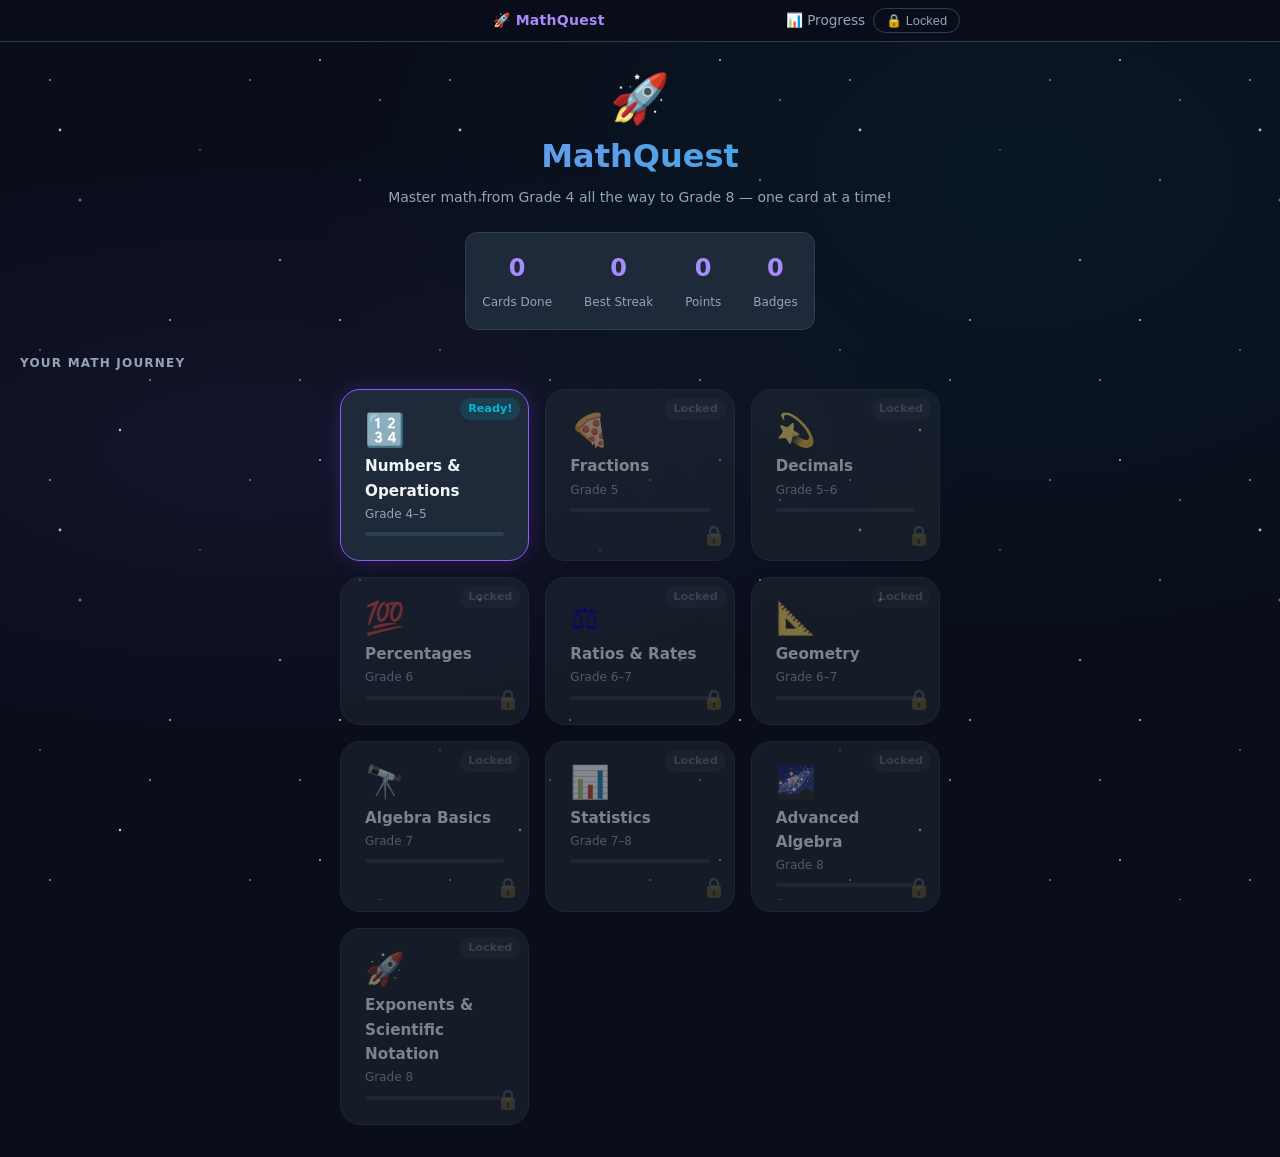
<file: index.html>
<!DOCTYPE html>
<html lang="en">
<head>
  <meta charset="UTF-8">
  <meta name="viewport" content="width=device-width, initial-scale=1.0">
  <title>MathQuest — Math for Every Grade</title>
  <meta name="description" content="Interactive math learning from Grade 4 to Grade 8. Learn numbers, fractions, algebra, and more!">
  <link rel="stylesheet" href="css/main.css">
  <link rel="stylesheet" href="css/cards.css">
  <link rel="stylesheet" href="css/animations.css">
</head>
<body>
  <div class="app-wrapper">

    <!-- Header -->
    <header class="app-header">
      <div class="header-inner">
        <span class="header-topic">🚀 MathQuest</span>
        <a href="progress.html" style="color:var(--color-text-muted);font-size:.85rem;text-decoration:none;">📊 Progress</a>
        <button id="btn-lock-toggle"
          onclick="handleLockToggle()"
          style="background:none;border:1px solid var(--color-card-border);border-radius:var(--radius-full);padding:4px 12px;font-size:.8rem;color:var(--color-text-muted);cursor:pointer;white-space:nowrap;transition:all .2s;">
          🔒 Locked
        </button>
      </div>
    </header>

    <!-- Hero -->
    <div class="home-header">
      <div class="home-logo">🚀</div>
      <h1 class="home-title">MathQuest</h1>
      <p class="home-subtitle">Master math from Grade 4 all the way to Grade 8 — one card at a time!</p>
    </div>

    <!-- Quick stats -->
    <div class="home-stats-row" id="stats-row">
      <div class="home-stat">
        <span class="home-stat-val" id="stat-cards">0</span>
        <span class="home-stat-lbl">Cards Done</span>
      </div>
      <div class="home-stat">
        <span class="home-stat-val" id="stat-streak">0</span>
        <span class="home-stat-lbl">Best Streak</span>
      </div>
      <div class="home-stat">
        <span class="home-stat-val" id="stat-pts">0</span>
        <span class="home-stat-lbl">Points</span>
      </div>
      <div class="home-stat">
        <span class="home-stat-val" id="stat-badges">0</span>
        <span class="home-stat-lbl">Badges</span>
      </div>
    </div>

    <!-- Continue button -->
    <div class="continue-section" id="continue-section" style="display:none;">
      <div class="continue-btn-wrap">
        <a href="learn.html" class="btn btn--primary" style="width:100%;max-width:400px;">
          Continue Learning 🚀
        </a>
      </div>
    </div>

    <!-- Topic grid -->
    <div class="topics-section">
      <p class="section-title">Your Math Journey</p>
      <div class="topics-grid" id="topics-grid">
        <!-- Populated by JS -->
      </div>
    </div>

  </div><!-- /app-wrapper -->

  <!-- Scripts -->
  <script src="data/math-curriculum.js"></script>
  <script src="data/math-facts.js"></script>
  <script src="js/storage.js"></script>
  <script src="js/achievements.js"></script>
  <script>
    document.addEventListener('DOMContentLoaded', () => {
      const data = Storage.init();
      renderStats(data);
      renderTopics(data);
      renderLockToggle(data);
      showContinueIfNeeded(data);
    });

    function renderStats(data) {
      document.getElementById('stat-cards').textContent  = data.stats.totalCardsCompleted;
      document.getElementById('stat-streak').textContent = data.stats.streakBest;
      document.getElementById('stat-pts').textContent    = data.stats.totalPoints;
      document.getElementById('stat-badges').textContent = data.achievements.earned.length;
    }

    function renderTopics(data) {
      const grid = document.getElementById('topics-grid');
      grid.innerHTML = '';
      const lockMode = data.preferences.lockMode;

      MathCurriculum.progression.forEach(topicId => {
        const topic = MathCurriculum.topics[topicId];
        const tp    = data.topicProgress[topicId];
        // isLocked is only effective when lockMode is enabled
        const isLocked = lockMode && tp.status === 'locked';
        const isActive = topicId === data.currentTopic;

        // Progress percentage
        const pct = tp.cardsTotal > 0
          ? Math.round((tp.cardsCompleted / tp.cardsTotal) * 100)
          : 0;

        // Status badge
        const statusLabel = {
          'completed':   'Completed ✓',
          'in-progress': 'In Progress',
          'unlocked':    'Ready!',
          'locked':      lockMode ? 'Locked' : 'Ready!'
        }[tp.status] || tp.status;

        const card = document.createElement('a');
        card.className = [
          'topic-card',
          isLocked ? 'topic-card--locked' : '',
          tp.status === 'completed' ? 'topic-card--completed' : '',
          isActive && !isLocked ? 'topic-card--active' : ''
        ].filter(Boolean).join(' ');

        card.href = isLocked ? '#' : `learn.html?topic=${topicId}`;
        card.style.setProperty('--topic-color', topic.color);

        card.innerHTML = `
          <span class="topic-status-badge status--${isLocked ? 'locked' : tp.status}">${statusLabel}</span>
          <div class="topic-icon">${topic.icon}</div>
          <div class="topic-name">${topic.name}</div>
          <div class="topic-grade">${topic.gradeLevel}</div>
          <div class="topic-progress-bar">
            <div class="topic-progress-fill" style="width:${pct}%;background:${topic.color};"></div>
          </div>
          ${isLocked ? '<span class="lock-icon">🔒</span>' : ''}
        `;

        if (isLocked) {
          card.addEventListener('click', e => {
            e.preventDefault();
            showLockedMessage(topic.name);
          });
        } else {
          card.addEventListener('click', () => {
            // Update current topic before navigating
            const stored = Storage.init();
            Storage.switchTopic(stored, topicId);
          });
        }

        grid.appendChild(card);
      });
    }

    function showContinueIfNeeded(data) {
      if (data.stats.totalCardsCompleted > 0) {
        document.getElementById('continue-section').style.display = 'block';
      }
    }

    function showLockedMessage(name) {
      const existing = document.getElementById('lock-toast');
      if (existing) existing.remove();
      const toast = document.createElement('div');
      toast.id = 'lock-toast';
      toast.style.cssText = `
        position:fixed;bottom:24px;left:50%;transform:translateX(-50%);
        background:var(--color-card);border:1px solid var(--color-card-border);
        border-radius:var(--radius-full);padding:12px 24px;
        font-size:.875rem;color:var(--color-text-muted);
        box-shadow:var(--shadow-card);z-index:500;
        animation:floatUp .3s ease;
      `;
      toast.textContent = `🔒 Complete previous topics to unlock ${name}`;
      document.body.appendChild(toast);
      setTimeout(() => toast.remove(), 2500);
    }

    function renderLockToggle(data) {
      const btn = document.getElementById('btn-lock-toggle');
      const lockMode = data.preferences.lockMode;
      if (lockMode) {
        btn.textContent = '🔒 Locked';
        btn.style.color = 'var(--color-text-muted)';
        btn.style.borderColor = 'var(--color-card-border)';
        btn.title = 'Sequential mode — complete topics in order. Click to allow free access.';
      } else {
        btn.textContent = '🔓 Free';
        btn.style.color = 'var(--color-secondary)';
        btn.style.borderColor = 'var(--color-secondary)';
        btn.title = 'Free mode — open any topic. Click to restore sequential order.';
      }
    }

    function handleLockToggle() {
      const data = Storage.init();
      Storage.toggleLockMode(data);
      renderTopics(data);
      renderLockToggle(data);
    }
  </script>
</body>
</html>
</file>
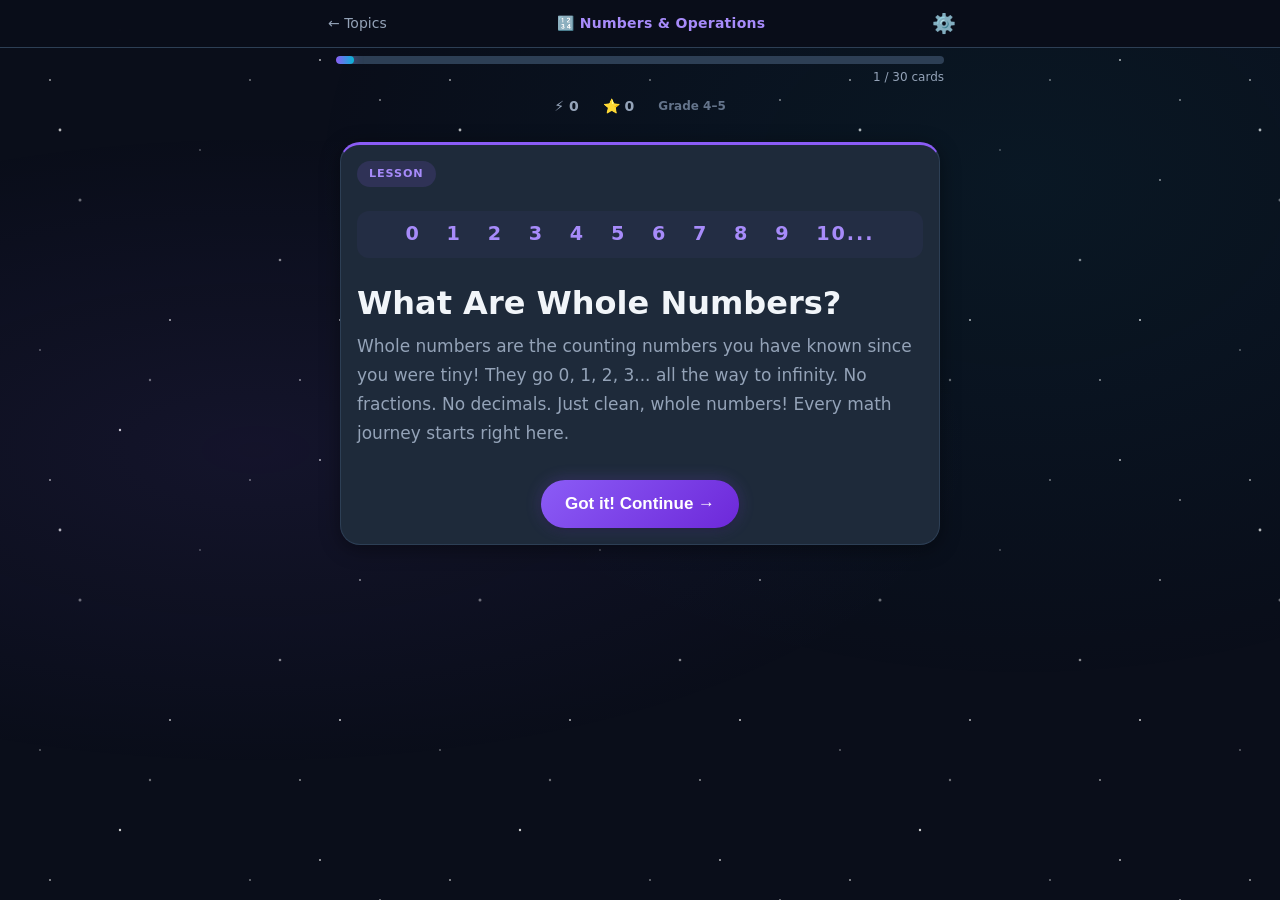
<file: learn.html>
<!DOCTYPE html>
<html lang="en">
<head>
  <meta charset="UTF-8">
  <meta name="viewport" content="width=device-width, initial-scale=1.0">
  <title>MathQuest — Learning</title>
  <link rel="stylesheet" href="css/main.css">
  <link rel="stylesheet" href="css/cards.css">
  <link rel="stylesheet" href="css/animations.css">
</head>
<body>
  <div class="app-wrapper">

    <!-- Header -->
    <header class="app-header">
      <div class="header-inner">
        <a href="index.html" class="header-back">← Topics</a>
        <span class="header-topic" id="header-topic">🔢 Loading...</span>
        <button class="header-settings" id="btn-settings" title="Settings">⚙️</button>
      </div>
    </header>

    <!-- Progress bar -->
    <div class="progress-section">
      <div class="progress-bar">
        <div class="progress-bar__fill" id="progress-fill" style="width:0%"></div>
      </div>
      <div class="progress-label" id="progress-label">0 / 30 cards</div>
    </div>

    <!-- Stats bar -->
    <div class="stats-bar">
      <span class="stat-item" id="stat-streak">⚡ 0</span>
      <span class="stat-item" id="stat-points">⭐ 0</span>
      <span class="stat-item" id="stat-grade" style="font-size:.75rem;color:var(--color-text-light);">Grade 4–5</span>
    </div>

    <!-- Main card area -->
    <main class="main-content">
      <div id="card-container">
        <div class="card">
          <div class="card__body" style="padding:var(--space-xl);text-align:center;">
            <div style="font-size:2rem;margin-bottom:var(--space-md);">🚀</div>
            <p style="color:var(--color-text-muted);">Loading your next card...</p>
          </div>
        </div>
      </div>
    </main>

  </div><!-- /app-wrapper -->

  <!-- Achievement overlay -->
  <div id="achievement-overlay" class="hidden">
    <div class="ach-card">
      <div class="ach-icon-lg" id="ach-icon">⭐</div>
      <div class="ach-title-lg" id="ach-name">Achievement!</div>
      <div class="ach-message" id="ach-msg">You earned a new badge!</div>
      <button class="btn btn--primary" id="btn-ach-ok" style="width:100%;">Keep Going! 🚀</button>
    </div>
  </div>

  <!-- Settings panel -->
  <div id="settings-panel" class="hidden" style="
    position:fixed;inset:0;z-index:200;
    display:flex;align-items:flex-end;justify-content:center;
    background:rgba(0,0,0,0.5);backdrop-filter:blur(4px);
  ">
    <div style="
      background:var(--color-card);border-top:1px solid var(--color-card-border);
      border-radius:var(--radius-lg) var(--radius-lg) 0 0;
      padding:var(--space-xl) var(--space-lg);width:100%;max-width:600px;
    ">
      <h3 style="margin-bottom:var(--space-lg);font-size:1.1rem;">Settings</h3>

      <div style="margin-bottom:var(--space-lg);">
        <p style="font-size:.875rem;color:var(--color-text-muted);margin-bottom:var(--space-sm);">Switch Topic</p>
        <div id="topic-switcher" style="display:grid;grid-template-columns:repeat(2,1fr);gap:var(--space-sm);"></div>
      </div>

      <div style="display:flex;gap:var(--space-sm);flex-wrap:wrap;">
        <button class="btn btn--ghost" id="btn-close-settings" style="flex:1;">Close</button>
        <button class="btn btn--ghost" id="btn-view-progress" style="flex:1;"
          onclick="window.location='progress.html'">📊 Progress</button>
        <button class="btn btn--ghost" id="btn-reset" style="flex:1;color:#ef4444;border-color:rgba(239,68,68,.3);">
          Reset Progress
        </button>
      </div>
    </div>
  </div>

  <!-- Scripts (order matters!) -->
  <script src="data/math-curriculum.js"></script>
  <script src="data/math-facts.js"></script>
  <script src="js/storage.js"></script>
  <script src="js/achievements.js"></script>
  <script src="js/cards.js"></script>
  <script src="js/app.js"></script>

  <!-- Settings panel logic -->
  <script>
    document.addEventListener('DOMContentLoaded', () => {
      // Settings open/close
      const settingsBtn  = document.getElementById('btn-settings');
      const settingsPanel = document.getElementById('settings-panel');
      const closeBtn     = document.getElementById('btn-close-settings');
      const resetBtn     = document.getElementById('btn-reset');

      settingsBtn.addEventListener('click', () => {
        settingsPanel.classList.remove('hidden');
        renderTopicSwitcher();
      });
      closeBtn.addEventListener('click', () => settingsPanel.classList.add('hidden'));
      settingsPanel.addEventListener('click', e => {
        if (e.target === settingsPanel) settingsPanel.classList.add('hidden');
      });

      resetBtn.addEventListener('click', () => {
        if (confirm('Reset ALL progress? This cannot be undone.')) {
          Storage.reset();
          window.location.href = 'index.html';
        }
      });
    });

    function renderTopicSwitcher() {
      const d = Storage.init();
      const el = document.getElementById('topic-switcher');
      el.innerHTML = '';
      const lockMode = d.preferences.lockMode;
      MathCurriculum.progression.forEach(id => {
        const t = MathCurriculum.topics[id];
        const tp = d.topicProgress[id];
        const isLocked = lockMode && tp.status === 'locked';
        const btn = document.createElement('button');
        btn.className = 'btn btn--ghost';
        btn.style.fontSize = '.8rem';
        btn.style.minHeight = '40px';
        btn.disabled = isLocked;
        btn.textContent = (isLocked ? '🔒 ' : '') + t.icon + ' ' + t.name;
        btn.addEventListener('click', () => {
          document.getElementById('settings-panel').classList.add('hidden');
          App.switchTopic(id);
        });
        el.appendChild(btn);
      });
    }
  </script>
</body>
</html>
</file>
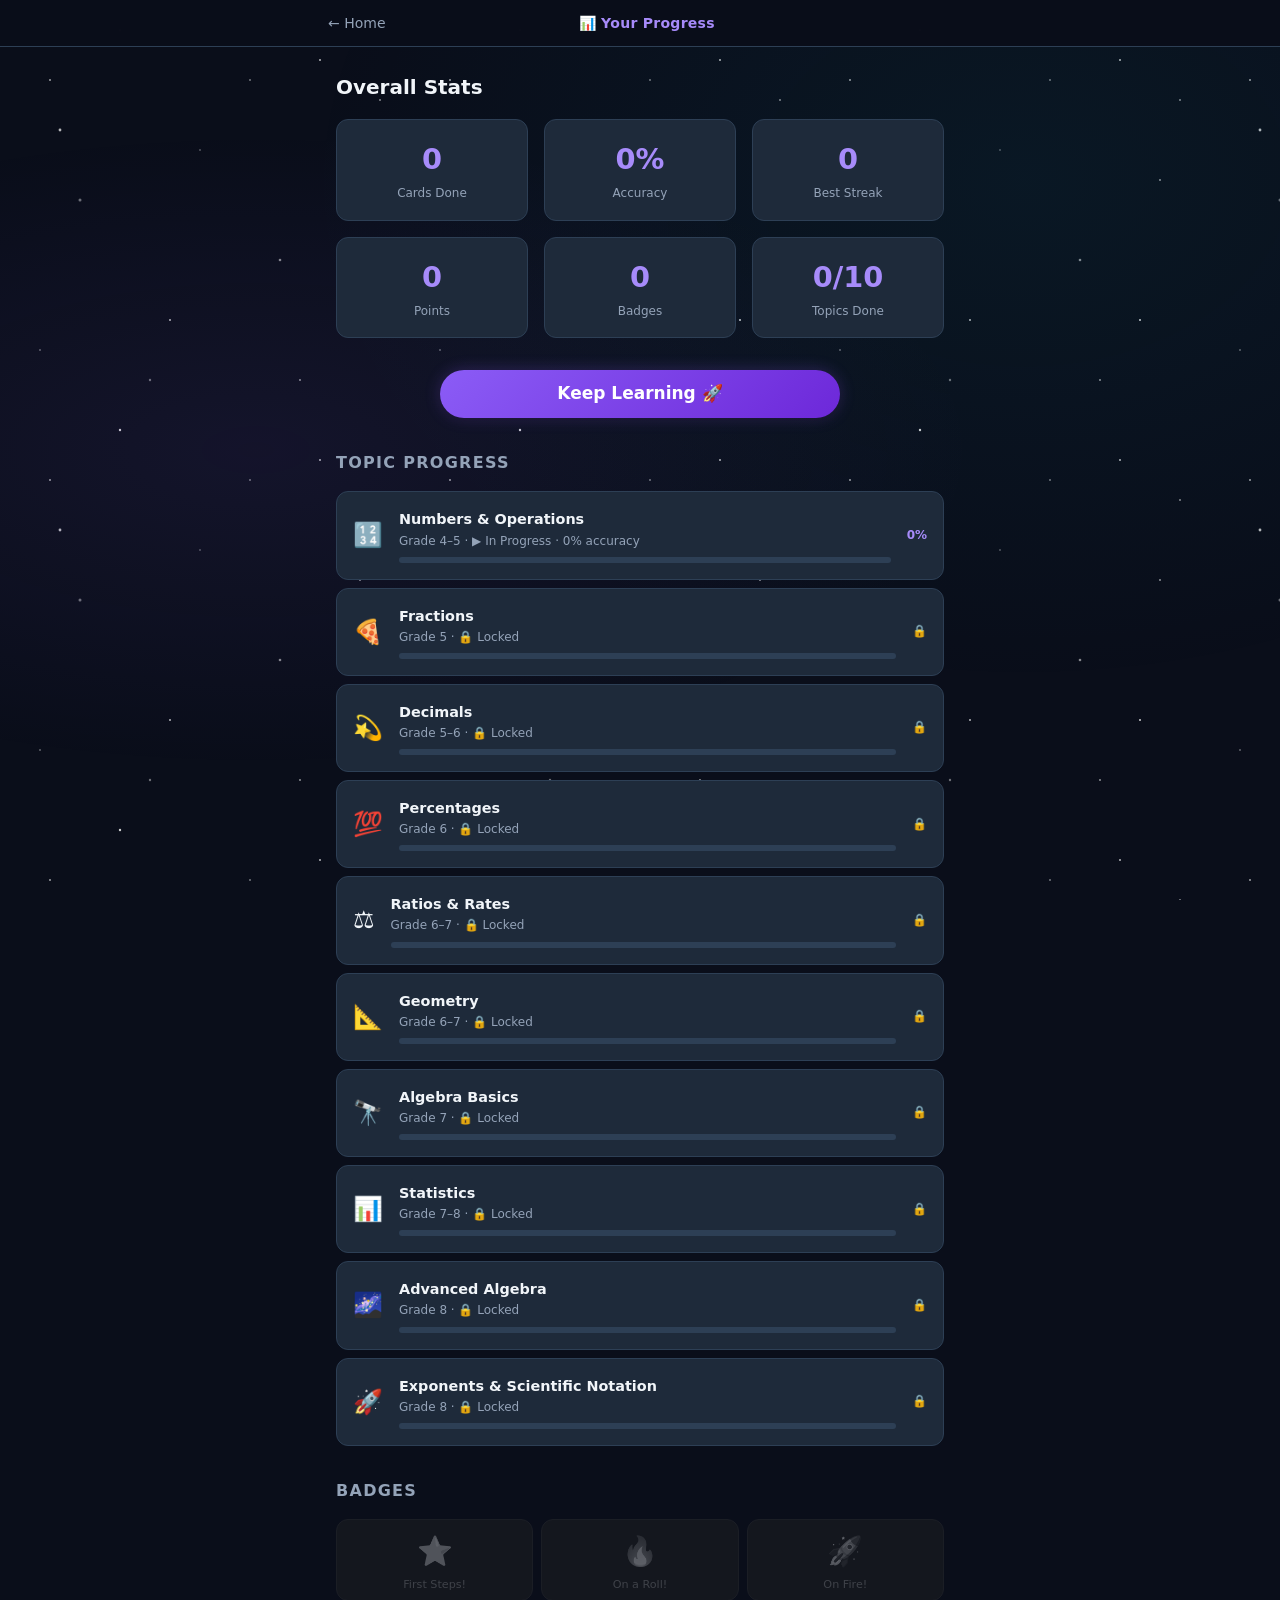
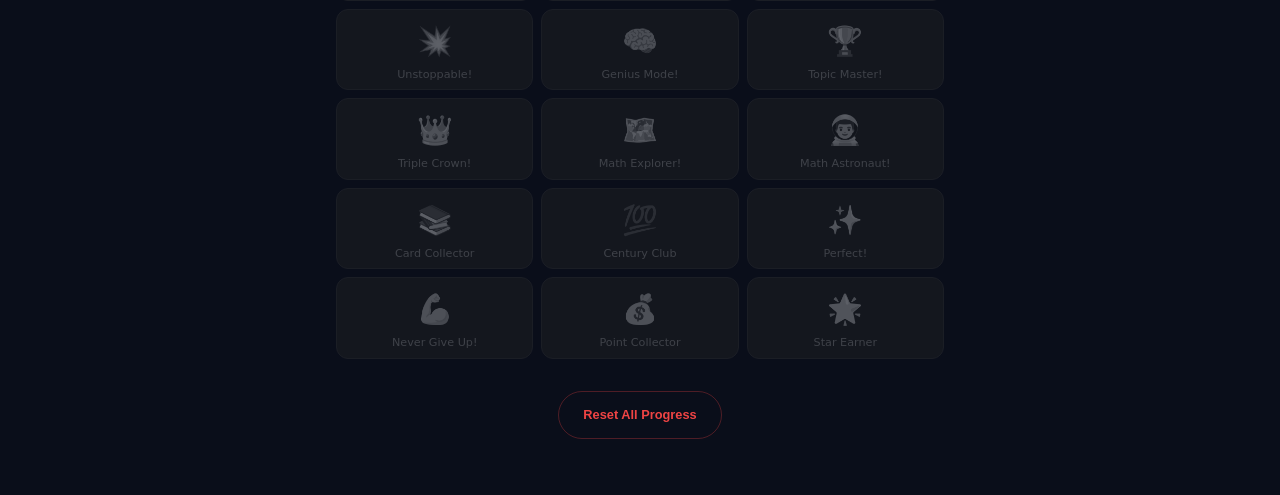
<file: progress.html>
<!DOCTYPE html>
<html lang="en">
<head>
  <meta charset="UTF-8">
  <meta name="viewport" content="width=device-width, initial-scale=1.0">
  <title>MathQuest — Your Progress</title>
  <link rel="stylesheet" href="css/main.css">
  <link rel="stylesheet" href="css/animations.css">
</head>
<body>
  <div class="app-wrapper">

    <!-- Header -->
    <header class="app-header">
      <div class="header-inner">
        <a href="index.html" class="header-back">← Home</a>
        <span class="header-topic">📊 Your Progress</span>
        <span style="width:60px;"></span>
      </div>
    </header>

    <main style="padding:var(--space-lg) var(--space-md);max-width:640px;margin:0 auto;width:100%;">

      <!-- Overall stats -->
      <h2 class="progress-title" style="font-size:1.25rem;font-weight:800;margin-bottom:var(--space-md);">
        Overall Stats
      </h2>
      <div class="overall-stats-grid" id="overall-stats">
        <!-- Rendered by JS -->
      </div>

      <!-- Continue button -->
      <div style="text-align:center;margin-bottom:var(--space-xl);">
        <a href="learn.html" class="btn btn--primary" style="width:100%;max-width:400px;">
          Keep Learning 🚀
        </a>
      </div>

      <!-- Topic progress -->
      <h2 style="font-size:1rem;font-weight:700;margin-bottom:var(--space-md);color:var(--color-text-muted);text-transform:uppercase;letter-spacing:.08em;">
        Topic Progress
      </h2>
      <div class="topic-progress-list" id="topic-list">
        <!-- Rendered by JS -->
      </div>

      <!-- Badges -->
      <h2 style="font-size:1rem;font-weight:700;margin-bottom:var(--space-md);color:var(--color-text-muted);text-transform:uppercase;letter-spacing:.08em;">
        Badges
      </h2>
      <div class="badges-grid" id="badges-grid">
        <!-- Rendered by JS -->
      </div>

      <!-- Reset -->
      <div style="text-align:center;margin-top:var(--space-xl);padding-bottom:var(--space-xl);">
        <button class="btn btn--ghost" id="btn-reset"
          style="color:#ef4444;border-color:rgba(239,68,68,.3);font-size:.8rem;">
          Reset All Progress
        </button>
      </div>

    </main>
  </div>

  <script src="data/math-curriculum.js"></script>
  <script src="data/math-facts.js"></script>
  <script src="js/storage.js"></script>
  <script src="js/achievements.js"></script>
  <script>
    document.addEventListener('DOMContentLoaded', () => {
      const data = Storage.init();
      renderOverallStats(data);
      renderTopicList(data);
      renderBadges(data);

      document.getElementById('btn-reset').addEventListener('click', () => {
        if (confirm('Reset ALL progress? This cannot be undone.')) {
          Storage.reset();
          window.location.href = 'index.html';
        }
      });
    });

    function renderOverallStats(data) {
      const s = data.stats;
      const accuracy = s.totalAttempts > 0
        ? Math.round((s.totalCorrect / s.totalAttempts) * 100) : 0;
      const completedTopics = Object.values(data.topicProgress)
        .filter(t => t.status === 'completed').length;

      document.getElementById('overall-stats').innerHTML = `
        <div class="stat-card">
          <div class="stat-card-val">${s.totalCardsCompleted}</div>
          <div class="stat-card-lbl">Cards Done</div>
        </div>
        <div class="stat-card">
          <div class="stat-card-val">${accuracy}%</div>
          <div class="stat-card-lbl">Accuracy</div>
        </div>
        <div class="stat-card">
          <div class="stat-card-val">${s.streakBest}</div>
          <div class="stat-card-lbl">Best Streak</div>
        </div>
        <div class="stat-card">
          <div class="stat-card-val">${s.totalPoints}</div>
          <div class="stat-card-lbl">Points</div>
        </div>
        <div class="stat-card">
          <div class="stat-card-val">${data.achievements.earned.length}</div>
          <div class="stat-card-lbl">Badges</div>
        </div>
        <div class="stat-card">
          <div class="stat-card-val">${completedTopics}/10</div>
          <div class="stat-card-lbl">Topics Done</div>
        </div>
      `;
    }

    function renderTopicList(data) {
      const list = document.getElementById('topic-list');
      list.innerHTML = '';
      const lockMode = data.preferences.lockMode;
      MathCurriculum.progression.forEach(topicId => {
        const topic = MathCurriculum.topics[topicId];
        const tp = data.topicProgress[topicId];
        const pct = tp.cardsTotal > 0
          ? Math.round((tp.cardsCompleted / tp.cardsTotal) * 100) : 0;
        const acc = tp.totalAttempts > 0
          ? Math.round((tp.correctAnswers / tp.totalAttempts) * 100) : 0;

        // In free mode, locked topics show as "Ready" instead of "Locked"
        const effectivelyLocked = lockMode && tp.status === 'locked';
        const statusLabel = {
          'completed':   '✓ Complete',
          'in-progress': '▶ In Progress',
          'unlocked':    '◎ Ready',
          'locked':      effectivelyLocked ? '🔒 Locked' : '◎ Ready'
        }[tp.status] || tp.status;

        const row = document.createElement('div');
        row.className = 'topic-row';
        row.innerHTML = `
          <div class="topic-row-icon">${topic.icon}</div>
          <div class="topic-row-info">
            <div class="topic-row-name">${topic.name}</div>
            <div class="topic-row-meta">
              ${topic.gradeLevel} · ${statusLabel}
              ${!effectivelyLocked ? ` · ${acc}% accuracy` : ''}
            </div>
            <div class="topic-row-bar">
              <div class="topic-row-fill" style="width:${pct}%;background:${topic.color};"></div>
            </div>
          </div>
          <div class="topic-row-pct">${effectivelyLocked ? '🔒' : pct + '%'}</div>
        `;
        list.appendChild(row);
      });
    }

    function renderBadges(data) {
      const grid = document.getElementById('badges-grid');
      grid.innerHTML = '';
      AchievementsData.forEach(ach => {
        const earned = data.achievements.earned.includes(ach.id);
        const item = document.createElement('div');
        item.className = 'badge-item ' + (earned ? 'badge-item--earned' : 'badge-item--locked');
        item.title = ach.description;
        item.innerHTML = `
          <div class="badge-icon">${ach.icon}</div>
          <div class="badge-name">${ach.name}</div>
        `;
        grid.appendChild(item);
      });
    }
  </script>
</body>
</html>
</file>
<file: css/main.css>
/* MathQuest — Main CSS + Space Theme
   Mobile-first, CSS custom properties throughout */

/* ─── Reset & Base ─────────────────────────────────────────────────────── */
*, *::before, *::after { box-sizing: border-box; margin: 0; padding: 0; }
html { font-size: 16px; scroll-behavior: smooth; }
body {
  font-family: 'Segoe UI', system-ui, -apple-system, sans-serif;
  background: var(--color-background);
  color: var(--color-text);
  min-height: 100vh;
  line-height: 1.6;
}

/* ─── Space Theme Variables ────────────────────────────────────────────── */
:root {
  /* Space palette */
  --color-primary:        #8b5cf6;
  --color-primary-light:  #a78bfa;
  --color-primary-dark:   #6d28d9;
  --color-secondary:      #06b6d4;
  --color-accent:         #f59e0b;
  --color-background:     #0a0e1a;
  --color-surface:        #111827;
  --color-card:           #1e2a3a;
  --color-card-border:    #2d3f55;
  --color-text:           #f1f5f9;
  --color-text-muted:     #94a3b8;
  --color-text-light:     #64748b;

  /* Feedback */
  --color-correct:        #22c55e;
  --color-correct-bg:     #052e16;
  --color-correct-border: #166534;
  --color-incorrect:      #f59e0b;
  --color-incorrect-bg:   #1c1008;
  --color-incorrect-border:#92400e;

  /* Spacing */
  --space-xs:  4px;
  --space-sm:  8px;
  --space-md:  16px;
  --space-lg:  24px;
  --space-xl:  32px;
  --space-2xl: 48px;

  /* Typography */
  --font-title:  1.5rem;
  --font-body:   1rem;
  --font-small:  0.875rem;

  /* Radius */
  --radius-sm:   8px;
  --radius-md:   12px;
  --radius-lg:   20px;
  --radius-full: 9999px;

  /* Shadows */
  --shadow-card:   0 4px 20px rgba(0,0,0,0.4);
  --shadow-glow:   0 0 20px rgba(139,92,246,0.3);
  --shadow-button: 0 2px 8px rgba(0,0,0,0.3);

  /* Transitions */
  --transition: 0.2s ease;
}

/* ─── Stars background ─────────────────────────────────────────────────── */
body::before {
  content: '';
  position: fixed;
  inset: 0;
  background:
    radial-gradient(ellipse at 20% 50%, rgba(139,92,246,0.08) 0%, transparent 50%),
    radial-gradient(ellipse at 80% 20%, rgba(6,182,212,0.06) 0%, transparent 50%),
    url("data:image/svg+xml,%3Csvg xmlns='http://www.w3.org/2000/svg' width='400' height='400'%3E%3Ccircle cx='50' cy='80' r='1' fill='white' opacity='0.6'/%3E%3Ccircle cx='120' cy='30' r='1.2' fill='white' opacity='0.8'/%3E%3Ccircle cx='200' cy='150' r='0.8' fill='white' opacity='0.5'/%3E%3Ccircle cx='320' cy='60' r='1' fill='white' opacity='0.7'/%3E%3Ccircle cx='80' cy='200' r='1.5' fill='white' opacity='0.4'/%3E%3Ccircle cx='360' cy='180' r='0.9' fill='white' opacity='0.6'/%3E%3Ccircle cx='170' cy='320' r='1' fill='white' opacity='0.7'/%3E%3Ccircle cx='280' cy='260' r='1.3' fill='white' opacity='0.5'/%3E%3Ccircle cx='40' cy='350' r='0.8' fill='white' opacity='0.6'/%3E%3Ccircle cx='340' cy='320' r='1' fill='white' opacity='0.8'/%3E%3Ccircle cx='150' cy='380' r='1.2' fill='white' opacity='0.4'/%3E%3Ccircle cx='250' cy='80' r='0.7' fill='white' opacity='0.9'/%3E%3Ccircle cx='380' cy='100' r='1' fill='white' opacity='0.5'/%3E%3Ccircle cx='60' cy='130' r='1.4' fill='white' opacity='0.7'/%3E%3Ccircle cx='300' cy='380' r='0.9' fill='white' opacity='0.6'/%3E%3C/svg%3E");
  z-index: 0;
  pointer-events: none;
}

/* ─── Layout ────────────────────────────────────────────────────────────── */
.app-wrapper {
  position: relative;
  z-index: 1;
  min-height: 100vh;
  display: flex;
  flex-direction: column;
}

.container {
  width: 100%;
  max-width: 640px;
  margin: 0 auto;
  padding: 0 var(--space-md);
}

/* ─── Header ────────────────────────────────────────────────────────────── */
.app-header {
  position: sticky;
  top: 0;
  z-index: 100;
  background: rgba(10, 14, 26, 0.92);
  backdrop-filter: blur(12px);
  border-bottom: 1px solid var(--color-card-border);
  padding: var(--space-sm) var(--space-md);
}
.header-inner {
  max-width: 640px;
  margin: 0 auto;
  display: flex;
  align-items: center;
  gap: var(--space-sm);
}
.header-back {
  color: var(--color-text-muted);
  text-decoration: none;
  font-size: var(--font-small);
  padding: var(--space-xs) var(--space-sm);
  border-radius: var(--radius-sm);
  transition: color var(--transition);
  white-space: nowrap;
}
.header-back:hover { color: var(--color-text); }
.header-topic {
  flex: 1;
  text-align: center;
  font-weight: 600;
  font-size: var(--font-small);
  color: var(--color-primary-light);
  letter-spacing: 0.02em;
}
.header-settings {
  background: none;
  border: none;
  cursor: pointer;
  color: var(--color-text-muted);
  font-size: 1.2rem;
  padding: var(--space-xs);
  border-radius: var(--radius-sm);
  transition: color var(--transition);
}
.header-settings:hover { color: var(--color-text); }

/* ─── Progress bar ──────────────────────────────────────────────────────── */
.progress-section {
  padding: var(--space-sm) var(--space-md) 0;
  max-width: 640px;
  margin: 0 auto;
  width: 100%;
}
.progress-bar {
  height: 8px;
  background: var(--color-card-border);
  border-radius: var(--radius-full);
  overflow: hidden;
}
.progress-bar__fill {
  height: 100%;
  background: linear-gradient(90deg, var(--color-primary), var(--color-secondary));
  border-radius: var(--radius-full);
  transition: width 0.5s cubic-bezier(0.4, 0, 0.2, 1);
  box-shadow: 0 0 10px rgba(139,92,246,0.5);
}
.progress-label {
  font-size: 0.75rem;
  color: var(--color-text-muted);
  text-align: right;
  margin-top: var(--space-xs);
}

/* ─── Stats bar ─────────────────────────────────────────────────────────── */
.stats-bar {
  display: flex;
  justify-content: center;
  gap: var(--space-lg);
  padding: var(--space-sm) var(--space-md);
  max-width: 640px;
  margin: 0 auto;
  width: 100%;
}
.stat-item {
  font-size: var(--font-small);
  font-weight: 600;
  color: var(--color-text-muted);
  display: flex;
  align-items: center;
  gap: 4px;
}

/* ─── Main content ──────────────────────────────────────────────────────── */
.main-content {
  flex: 1;
  padding: var(--space-md);
  display: flex;
  flex-direction: column;
  align-items: center;
}

/* ─── Buttons ───────────────────────────────────────────────────────────── */
.btn {
  display: inline-flex;
  align-items: center;
  justify-content: center;
  gap: var(--space-xs);
  padding: var(--space-sm) var(--space-lg);
  border-radius: var(--radius-full);
  font-size: var(--font-body);
  font-weight: 600;
  cursor: pointer;
  border: none;
  text-decoration: none;
  transition: all var(--transition);
  user-select: none;
  min-height: 48px;
}
.btn--primary {
  background: linear-gradient(135deg, var(--color-primary), var(--color-primary-dark));
  color: #fff;
  box-shadow: var(--shadow-button), 0 0 15px rgba(139,92,246,0.3);
}
.btn--primary:hover:not(:disabled) {
  transform: translateY(-2px);
  box-shadow: var(--shadow-button), 0 0 25px rgba(139,92,246,0.5);
}
.btn--primary:active { transform: translateY(0); }
.btn--secondary {
  background: var(--color-surface);
  color: var(--color-text);
  border: 1px solid var(--color-card-border);
}
.btn--secondary:hover:not(:disabled) {
  background: var(--color-card);
  border-color: var(--color-primary);
}
.btn--hint {
  background: none;
  color: var(--color-accent);
  border: 1px solid rgba(245,158,11,0.3);
  font-size: var(--font-small);
  padding: var(--space-xs) var(--space-md);
  min-height: 38px;
}
.btn--hint:hover { border-color: var(--color-accent); background: rgba(245,158,11,0.05); }
.btn--ghost {
  background: none;
  color: var(--color-text-muted);
  border: 1px solid var(--color-card-border);
  font-size: var(--font-small);
}
.btn--ghost:hover { color: var(--color-text); }
.btn:disabled { opacity: 0.5; cursor: not-allowed; transform: none !important; }

/* ─── Achievement overlay ───────────────────────────────────────────────── */
#achievement-overlay {
  position: fixed;
  inset: 0;
  z-index: 999;
  display: flex;
  align-items: center;
  justify-content: center;
  padding: var(--space-lg);
  background: rgba(0,0,0,0.7);
  backdrop-filter: blur(4px);
}
#achievement-overlay.hidden { display: none; }
.ach-card {
  background: var(--color-card);
  border: 2px solid var(--color-primary);
  border-radius: var(--radius-lg);
  padding: var(--space-xl);
  text-align: center;
  max-width: 360px;
  width: 100%;
  box-shadow: 0 0 60px rgba(139,92,246,0.4);
}
.ach-icon-lg { font-size: 4rem; line-height: 1; margin-bottom: var(--space-md); }
.ach-title-lg { font-size: 1.5rem; font-weight: 700; color: var(--color-primary-light); margin-bottom: var(--space-sm); }
.ach-message { color: var(--color-text-muted); margin-bottom: var(--space-lg); }
.ach-pop { animation: achPop 0.4s cubic-bezier(0.34, 1.56, 0.64, 1); }
@keyframes achPop {
  from { transform: scale(0.7); opacity: 0; }
  to   { transform: scale(1); opacity: 1; }
}

/* ─── Index page — topic grid ───────────────────────────────────────────── */
.home-header {
  text-align: center;
  padding: var(--space-xl) var(--space-md) var(--space-lg);
}
.home-logo { font-size: 3rem; line-height: 1; }
.home-title {
  font-size: 2rem;
  font-weight: 800;
  color: var(--color-text);
  margin: var(--space-sm) 0 var(--space-xs);
  background: linear-gradient(135deg, var(--color-primary-light), var(--color-secondary));
  -webkit-background-clip: text;
  -webkit-text-fill-color: transparent;
  background-clip: text;
}
.home-subtitle { color: var(--color-text-muted); font-size: var(--font-small); }

.home-stats-row {
  display: flex;
  justify-content: center;
  gap: var(--space-lg);
  padding: var(--space-md);
  background: var(--color-card);
  border-radius: var(--radius-md);
  margin: 0 var(--space-md) var(--space-lg);
  max-width: 600px;
  margin-left: auto;
  margin-right: auto;
  border: 1px solid var(--color-card-border);
}
.home-stat { text-align: center; }
.home-stat-val {
  font-size: 1.5rem;
  font-weight: 700;
  color: var(--color-primary-light);
  display: block;
}
.home-stat-lbl { font-size: 0.75rem; color: var(--color-text-muted); }

.topics-section { padding: 0 var(--space-md) var(--space-xl); }
.section-title {
  font-size: 0.75rem;
  font-weight: 700;
  text-transform: uppercase;
  letter-spacing: 0.1em;
  color: var(--color-text-muted);
  margin-bottom: var(--space-md);
  padding-left: var(--space-xs);
}
.topics-grid {
  display: grid;
  grid-template-columns: repeat(2, 1fr);
  gap: var(--space-md);
  max-width: 600px;
  margin: 0 auto;
}
.topic-card {
  background: var(--color-card);
  border: 1px solid var(--color-card-border);
  border-radius: var(--radius-lg);
  padding: var(--space-lg);
  cursor: pointer;
  transition: all var(--transition);
  text-decoration: none;
  display: block;
  position: relative;
  overflow: hidden;
}
.topic-card:not(.topic-card--locked):hover {
  transform: translateY(-3px);
  border-color: var(--topic-color, var(--color-primary));
  box-shadow: 0 8px 30px rgba(0,0,0,0.3), 0 0 20px rgba(139,92,246,0.1);
}
.topic-card--locked { cursor: default; opacity: 0.5; filter: grayscale(0.3); }
.topic-card--completed { border-color: var(--color-correct); }
.topic-card--active { border-color: var(--color-primary); box-shadow: 0 0 20px rgba(139,92,246,0.2); }
.topic-icon { font-size: 2rem; line-height: 1; margin-bottom: var(--space-sm); }
.topic-name { font-weight: 700; font-size: 0.95rem; color: var(--color-text); margin-bottom: 2px; }
.topic-grade { font-size: 0.75rem; color: var(--color-text-muted); margin-bottom: var(--space-sm); }
.topic-progress-bar {
  height: 4px;
  background: var(--color-card-border);
  border-radius: var(--radius-full);
  overflow: hidden;
  margin-top: var(--space-sm);
}
.topic-progress-fill {
  height: 100%;
  border-radius: var(--radius-full);
  background: var(--topic-color, var(--color-primary));
  transition: width 0.6s ease;
}
.topic-status-badge {
  position: absolute;
  top: var(--space-sm);
  right: var(--space-sm);
  font-size: 0.7rem;
  padding: 2px 8px;
  border-radius: var(--radius-full);
  font-weight: 600;
}
.status--completed  { background: rgba(34,197,94,0.15); color: var(--color-correct); }
.status--in-progress { background: rgba(139,92,246,0.15); color: var(--color-primary-light); }
.status--locked { background: rgba(100,116,139,0.15); color: var(--color-text-light); }
.status--unlocked { background: rgba(6,182,212,0.15); color: var(--color-secondary); }
.lock-icon { position: absolute; bottom: var(--space-sm); right: var(--space-sm); font-size: 1.2rem; opacity: 0.4; }

.continue-section {
  padding: 0 var(--space-md) var(--space-xl);
  max-width: 600px;
  margin: 0 auto;
  width: 100%;
}
.continue-btn-wrap { text-align: center; }

/* ─── Progress page ──────────────────────────────────────────────────────── */
.progress-page { padding: var(--space-lg) var(--space-md); max-width: 640px; margin: 0 auto; }
.progress-title { font-size: 1.5rem; font-weight: 800; margin-bottom: var(--space-lg); }
.overall-stats-grid {
  display: grid;
  grid-template-columns: repeat(3, 1fr);
  gap: var(--space-md);
  margin-bottom: var(--space-xl);
}
.stat-card {
  background: var(--color-card);
  border: 1px solid var(--color-card-border);
  border-radius: var(--radius-md);
  padding: var(--space-md);
  text-align: center;
}
.stat-card-val { font-size: 1.8rem; font-weight: 800; color: var(--color-primary-light); }
.stat-card-lbl { font-size: 0.75rem; color: var(--color-text-muted); margin-top: 2px; }

.badges-grid {
  display: grid;
  grid-template-columns: repeat(3, 1fr);
  gap: var(--space-sm);
  margin-bottom: var(--space-xl);
}
.badge-item {
  background: var(--color-card);
  border: 1px solid var(--color-card-border);
  border-radius: var(--radius-md);
  padding: var(--space-sm);
  text-align: center;
  transition: all var(--transition);
}
.badge-item--earned { border-color: var(--color-primary); }
.badge-item--locked { opacity: 0.35; filter: grayscale(1); }
.badge-icon { font-size: 1.8rem; }
.badge-name { font-size: 0.7rem; color: var(--color-text-muted); margin-top: 4px; line-height: 1.2; }

.topic-progress-list { margin-bottom: var(--space-xl); }
.topic-row {
  background: var(--color-card);
  border: 1px solid var(--color-card-border);
  border-radius: var(--radius-md);
  padding: var(--space-md);
  margin-bottom: var(--space-sm);
  display: flex;
  align-items: center;
  gap: var(--space-md);
}
.topic-row-icon { font-size: 1.5rem; flex-shrink: 0; }
.topic-row-info { flex: 1; min-width: 0; }
.topic-row-name { font-weight: 600; font-size: 0.9rem; }
.topic-row-meta { font-size: 0.75rem; color: var(--color-text-muted); margin-bottom: 6px; }
.topic-row-bar { height: 6px; background: var(--color-card-border); border-radius: var(--radius-full); overflow: hidden; }
.topic-row-fill { height: 100%; background: var(--color-primary); border-radius: var(--radius-full); transition: width 0.6s ease; }
.topic-row-pct { font-size: 0.75rem; font-weight: 700; color: var(--color-primary-light); flex-shrink: 0; }

/* ─── Session complete ───────────────────────────────────────────────────── */
.session-complete { text-align: center; padding: var(--space-xl) var(--space-lg); }
.session-icon { font-size: 4rem; margin-bottom: var(--space-md); }
.session-complete h2 { font-size: 1.8rem; font-weight: 800; margin-bottom: var(--space-lg); }
.session-stats {
  display: flex;
  justify-content: center;
  gap: var(--space-lg);
  margin-bottom: var(--space-lg);
}
.s-stat { text-align: center; }
.s-val { display: block; font-size: 2rem; font-weight: 800; color: var(--color-primary-light); }
.s-lbl { font-size: 0.75rem; color: var(--color-text-muted); }
.session-topic { color: var(--color-text-muted); font-size: var(--font-small); margin-bottom: var(--space-sm); }
.session-unlock { color: var(--color-correct); font-size: var(--font-small); margin-bottom: var(--space-lg); }
.session-actions { display: flex; flex-direction: column; gap: var(--space-sm); align-items: center; }
.session-achievement {
  background: rgba(34,197,94,0.1);
  border: 1px solid rgba(34,197,94,0.3);
  border-radius: var(--radius-md);
  padding: var(--space-sm) var(--space-md);
  color: var(--color-correct);
  font-size: var(--font-small);
  margin-bottom: var(--space-md);
}

/* ─── Utility ────────────────────────────────────────────────────────────── */
.hidden { display: none !important; }
.text-center { text-align: center; }
.mt-md { margin-top: var(--space-md); }

/* ─── Tablet (768px+) ────────────────────────────────────────────────────── */
@media (min-width: 768px) {
  :root {
    --font-title: 1.75rem;
    --font-body:  1.0625rem;
  }
  .topics-grid { grid-template-columns: repeat(2, 1fr); }
  .session-actions { flex-direction: row; justify-content: center; }
}

/* ─── Desktop (1024px+) ──────────────────────────────────────────────────── */
@media (min-width: 1024px) {
  :root {
    --font-title: 2rem;
  }
  .topics-grid { grid-template-columns: repeat(3, 1fr); }
  .home-stats-row { gap: var(--space-xl); }
}

/* ─── Scrollbar ──────────────────────────────────────────────────────────── */
::-webkit-scrollbar { width: 6px; }
::-webkit-scrollbar-track { background: var(--color-surface); }
::-webkit-scrollbar-thumb { background: var(--color-card-border); border-radius: 3px; }
::-webkit-scrollbar-thumb:hover { background: var(--color-primary); }
</file>
<file: css/cards.css>
/* MathQuest — Card Styles */

/* ─── Card container ────────────────────────────────────────────────────── */
#card-container {
  width: 100%;
  max-width: 600px;
  margin: 0 auto;
  position: relative;
}

.card {
  background: var(--color-card);
  border: 1px solid var(--color-card-border);
  border-radius: var(--radius-lg);
  overflow: hidden;
  box-shadow: var(--shadow-card);
  position: relative;
  width: 100%;
}

/* Type-specific top borders */
.card--concept  { border-top: 3px solid var(--color-primary); }
.card--practice { border-top: 3px solid var(--color-secondary); }
.card--fact     { border-top: 3px solid var(--color-accent); }

/* ─── Card badge ────────────────────────────────────────────────────────── */
.card__badge {
  display: inline-block;
  font-size: 0.7rem;
  font-weight: 700;
  text-transform: uppercase;
  letter-spacing: 0.08em;
  padding: 4px 12px;
  border-radius: var(--radius-full);
  margin: var(--space-md) var(--space-md) 0;
}
.card__badge--concept  { background: rgba(139,92,246,0.15); color: var(--color-primary-light); }
.card__badge--practice { background: rgba(6,182,212,0.15); color: var(--color-secondary); }
.card__badge--fact     { background: rgba(245,158,11,0.15); color: var(--color-accent); }

/* ─── Card visual area ──────────────────────────────────────────────────── */
.card__visual {
  padding: var(--space-md) var(--space-md) 0;
  min-height: 80px;
  display: flex;
  align-items: center;
  justify-content: center;
}
.card__visual--inline {
  padding: var(--space-sm) var(--space-md);
  min-height: unset;
}

/* ─── Visual elements from JS ───────────────────────────────────────────── */
.visual-row {
  font-size: 1.2rem;
  font-weight: 700;
  color: var(--color-primary-light);
  letter-spacing: 0.1em;
  text-align: center;
  padding: var(--space-sm);
  background: rgba(139,92,246,0.05);
  border-radius: var(--radius-md);
  width: 100%;
}
.place-value-table {
  display: flex;
  gap: 2px;
  justify-content: center;
  align-items: stretch;
}
.pv-col {
  display: flex;
  flex-direction: column;
  align-items: center;
  background: rgba(139,92,246,0.08);
  border-radius: var(--radius-sm);
  overflow: hidden;
  min-width: 64px;
}
.pv-col.pv-dot { min-width: 20px; font-size: 1.5rem; color: var(--color-accent); }
.pv-label {
  font-size: 0.6rem;
  text-transform: uppercase;
  color: var(--color-text-muted);
  padding: 4px 6px;
  text-align: center;
  letter-spacing: 0.04em;
  line-height: 1.2;
}
.pv-digit {
  font-size: 1.8rem;
  font-weight: 800;
  color: var(--color-primary-light);
  padding: 4px 8px 8px;
}
.emoji-visual {
  text-align: center;
  font-size: 1.1rem;
  padding: var(--space-sm);
  background: rgba(139,92,246,0.05);
  border-radius: var(--radius-md);
  width: 100%;
  line-height: 1.8;
}
.emoji-visual small { display: block; font-size: 0.75rem; color: var(--color-text-muted); }
.pemdas-box {
  background: rgba(139,92,246,0.08);
  border: 1px solid rgba(139,92,246,0.2);
  border-radius: var(--radius-md);
  padding: var(--space-md);
  font-size: 0.875rem;
  line-height: 2;
  text-align: left;
}
.pemdas-box strong { color: var(--color-primary-light); font-size: 1rem; }
.fraction-pizza { text-align: center; font-size: 1rem; line-height: 2; }
.fraction-display {
  display: inline-flex;
  flex-direction: column;
  align-items: center;
  font-size: 1.2rem;
  font-weight: 700;
  color: var(--color-secondary);
  margin: 4px;
}
.frac-num, .frac-den { line-height: 1.2; }
.frac-bar { border-top: 2px solid var(--color-secondary); width: 100%; }
.frac-label { text-align: center; font-size: 0.9rem; line-height: 2; }
.frac-part { color: var(--color-text-muted); font-size: 0.85rem; }
.frac-part.top { color: var(--color-primary-light); }
.frac-bar-line { color: var(--color-secondary); font-size: 1.2rem; }
.equiv-fracs {
  display: flex;
  align-items: center;
  gap: var(--space-sm);
  flex-wrap: wrap;
  justify-content: center;
  font-size: 1.1rem;
}
.efrac { color: var(--color-secondary); font-weight: 700; font-size: 1.2rem; }
.eq { color: var(--color-text-muted); }
.add-fracs, .add-unlike, .mult-frac {
  background: rgba(6,182,212,0.08);
  border-radius: var(--radius-md);
  padding: var(--space-md);
  text-align: center;
  font-size: 1.1rem;
  line-height: 2;
  width: 100%;
}
.add-fracs strong, .add-unlike strong, .mult-frac strong { color: var(--color-secondary); font-size: 1.3rem; }
.add-fracs small, .mult-frac small { display: block; font-size: 0.75rem; color: var(--color-text-muted); }
.decimal-vis { text-align: center; font-size: 1.4rem; font-weight: 700; color: var(--color-secondary); line-height: 2.5; }
.decimal-vis small { display: block; font-size: 0.75rem; color: var(--color-text-muted); }
.dec-frac-table, .convert-table, .expr-table {
  display: grid;
  grid-template-columns: 1fr 1fr;
  gap: var(--space-xs) var(--space-md);
  background: rgba(6,182,212,0.06);
  border-radius: var(--radius-md);
  padding: var(--space-md);
  font-size: 0.9rem;
  color: var(--color-secondary);
  font-weight: 600;
  width: 100%;
}
.decimal-calc pre {
  background: rgba(6,182,212,0.08);
  border-radius: var(--radius-md);
  padding: var(--space-md);
  font-family: 'Courier New', monospace;
  font-size: 1.2rem;
  color: var(--color-secondary);
  display: inline-block;
}
.mult-dec {
  background: rgba(6,182,212,0.08);
  border-radius: var(--radius-md);
  padding: var(--space-md);
  text-align: center;
  line-height: 1.9;
  font-size: 1rem;
  width: 100%;
}
.mult-dec strong { color: var(--color-secondary); font-size: 1.2rem; }
.percent-vis { text-align: center; width: 100%; }
.percent-bar {
  height: 20px;
  background: var(--color-card-border);
  border-radius: var(--radius-full);
  overflow: hidden;
  margin-top: var(--space-sm);
}
.percent-fill {
  height: 100%;
  background: linear-gradient(90deg, #10b981, #06d6a0);
  border-radius: var(--radius-full);
  display: flex;
  align-items: center;
  justify-content: flex-end;
  padding-right: 8px;
  font-size: 0.75rem;
  font-weight: 700;
  color: white;
}
.pct-calc, .pct-change {
  background: rgba(16,185,129,0.08);
  border-radius: var(--radius-md);
  padding: var(--space-md);
  text-align: center;
  line-height: 2;
  font-size: 1rem;
  width: 100%;
}
.pct-calc strong, .pct-change strong { color: #10b981; font-size: 1.2rem; }
.ratio-vis {
  background: rgba(139,92,246,0.08);
  border-radius: var(--radius-md);
  padding: var(--space-md);
  text-align: center;
  font-size: 1.1rem;
  line-height: 2;
  width: 100%;
}
.unit-rate, .proportion, .scale-vis {
  background: rgba(139,92,246,0.06);
  border-radius: var(--radius-md);
  padding: var(--space-md);
  text-align: center;
  line-height: 2;
  font-size: 1rem;
  width: 100%;
}
.proportion strong, .scale-vis strong { color: var(--color-primary-light); font-size: 1.2rem; }
.geo-shape { text-align: center; padding: var(--space-sm); }
.area-vis { text-align: center; line-height: 2; font-size: 1rem; width: 100%; }
.grid-vis { font-size: 1.2rem; letter-spacing: 2px; color: var(--color-primary); margin-top: 4px; }
.tri-vis, .circle-vis, .vol-vis {
  background: rgba(239,68,68,0.08);
  border-radius: var(--radius-md);
  padding: var(--space-md);
  text-align: center;
  line-height: 2;
  width: 100%;
}
.tri-vis strong, .circle-vis strong, .vol-vis strong { color: #ef4444; font-size: 1.2rem; }
.circle-vis { font-size: 2rem; }
.var-vis, .eq-solve, .ineq-vis, .system-vis {
  background: rgba(249,115,22,0.08);
  border-radius: var(--radius-md);
  padding: var(--space-md);
  text-align: center;
  line-height: 2;
  font-size: 1rem;
  font-family: 'Courier New', monospace;
  width: 100%;
}
.var-vis strong, .eq-solve strong, .ineq-vis strong, .system-vis strong { color: #f97316; }
.var-vis small, .ineq-vis small { font-family: inherit; font-size: 0.75rem; color: var(--color-text-muted); }
.stat-vis {
  background: rgba(14,165,233,0.08);
  border-radius: var(--radius-md);
  padding: var(--space-md);
  text-align: center;
  line-height: 2;
  font-size: 1rem;
  width: 100%;
}
.stat-vis strong { color: #0ea5e9; font-size: 1.2rem; }
.prob-vis {
  background: rgba(14,165,233,0.06);
  border-radius: var(--radius-md);
  padding: var(--space-md);
  text-align: center;
  line-height: 2;
  font-size: 1rem;
  width: 100%;
}
.slope-vis, .slope-intercept, .ineq-vis {
  background: rgba(124,58,237,0.08);
  border-radius: var(--radius-md);
  padding: var(--space-md);
  text-align: center;
  line-height: 2;
  font-size: 1rem;
  font-family: 'Courier New', monospace;
  width: 100%;
}
.exp-vis, .root-vis, .sci-not {
  background: rgba(236,72,153,0.08);
  border-radius: var(--radius-md);
  padding: var(--space-md);
  text-align: center;
  line-height: 2;
  font-size: 1rem;
  font-family: 'Courier New', monospace;
  width: 100%;
}
.exp-rules {
  display: grid;
  grid-template-columns: 1fr;
  gap: var(--space-xs);
  background: rgba(236,72,153,0.08);
  border-radius: var(--radius-md);
  padding: var(--space-md);
  font-family: 'Courier New', monospace;
  font-size: 0.9rem;
  color: #ec4899;
  width: 100%;
}

/* ─── Card body ─────────────────────────────────────────────────────────── */
.card__body { padding: var(--space-md); }
.card__title {
  font-size: var(--font-title);
  font-weight: 800;
  color: var(--color-text);
  margin-bottom: var(--space-sm);
  line-height: 1.3;
}
.card__explanation {
  color: var(--color-text-muted);
  font-size: var(--font-body);
  line-height: 1.7;
}
.card__question {
  font-size: 1.1rem;
  font-weight: 600;
  color: var(--color-text);
  line-height: 1.5;
  margin-bottom: var(--space-sm);
}

/* ─── Answer inputs ─────────────────────────────────────────────────────── */
.card__inputs { padding: 0 var(--space-md) var(--space-md); }
.options-grid {
  display: grid;
  grid-template-columns: repeat(2, 1fr);
  gap: var(--space-sm);
}
.option-btn {
  background: var(--color-surface);
  border: 2px solid var(--color-card-border);
  border-radius: var(--radius-md);
  padding: var(--space-sm) var(--space-md);
  font-size: var(--font-body);
  font-weight: 600;
  color: var(--color-text);
  cursor: pointer;
  transition: all var(--transition);
  min-height: 52px;
  text-align: center;
  line-height: 1.3;
}
.option-btn:hover:not(:disabled) {
  border-color: var(--color-primary);
  background: rgba(139,92,246,0.08);
  transform: translateY(-1px);
}
.option-btn.selected {
  border-color: var(--color-secondary);
  background: rgba(6,182,212,0.12);
  color: var(--color-secondary);
}
.option-btn.option--correct {
  border-color: var(--color-correct) !important;
  background: rgba(34,197,94,0.12) !important;
  color: var(--color-correct) !important;
}
.option-btn.option--wrong {
  border-color: #ef4444 !important;
  background: rgba(239,68,68,0.08) !important;
  color: #ef4444 !important;
}
.option-btn--tf { min-height: 60px; font-size: 1.1rem; }
.tf-options { display: grid; grid-template-columns: 1fr 1fr; gap: var(--space-md); padding: 0 var(--space-sm); }
.multi-hint { font-size: 0.75rem; color: var(--color-text-muted); margin-top: var(--space-xs); text-align: center; }

.fill-blank { padding: 0 var(--space-sm); }
.blank-input {
  width: 100%;
  background: var(--color-surface);
  border: 2px solid var(--color-card-border);
  border-radius: var(--radius-md);
  padding: var(--space-sm) var(--space-md);
  font-size: var(--font-body);
  color: var(--color-text);
  transition: border-color var(--transition);
  outline: none;
  min-height: 52px;
}
.blank-input:focus { border-color: var(--color-primary); box-shadow: 0 0 0 3px rgba(139,92,246,0.15); }

/* ─── Hint box ──────────────────────────────────────────────────────────── */
.card__hint {
  margin: 0 var(--space-md) var(--space-sm);
  padding: var(--space-sm) var(--space-md);
  background: rgba(245,158,11,0.08);
  border: 1px solid rgba(245,158,11,0.2);
  border-radius: var(--radius-md);
  font-size: var(--font-small);
  color: var(--color-text-muted);
  animation: slideDown 0.2s ease;
}
.hint-label { color: var(--color-accent); font-weight: 700; }

/* ─── Actions ───────────────────────────────────────────────────────────── */
.card__actions {
  padding: var(--space-md);
  display: flex;
  flex-direction: column;
  gap: var(--space-sm);
  align-items: center;
}
.streak-badge {
  font-size: var(--font-small);
  font-weight: 700;
  color: var(--color-accent);
}
.no-selection-err {
  font-size: var(--font-small);
  color: #ef4444;
  text-align: center;
  padding: var(--space-xs) var(--space-md);
}

/* ─── Feedback overlay ──────────────────────────────────────────────────── */
.feedback-overlay {
  position: absolute;
  inset: 0;
  border-radius: var(--radius-lg);
  display: flex;
  flex-direction: column;
  align-items: center;
  justify-content: center;
  padding: var(--space-xl);
  text-align: center;
  opacity: 0;
  transform: scale(0.95);
  transition: all 0.25s cubic-bezier(0.34, 1.56, 0.64, 1);
  z-index: 10;
}
.feedback-visible { opacity: 1; transform: scale(1); }
.feedback--correct {
  background: linear-gradient(135deg, var(--color-correct-bg), rgba(5,46,22,0.98));
  border: 1px solid var(--color-correct-border);
}
.feedback--incorrect {
  background: linear-gradient(135deg, var(--color-incorrect-bg), rgba(28,16,8,0.98));
  border: 1px solid var(--color-incorrect-border);
}
.feedback-icon { font-size: 3rem; margin-bottom: var(--space-sm); }
.feedback--correct .feedback-icon { color: var(--color-correct); }
.feedback--incorrect .feedback-icon { font-size: 2.5rem; }
.feedback-title {
  font-size: 1.5rem;
  font-weight: 800;
  margin-bottom: var(--space-sm);
}
.feedback--correct .feedback-title { color: var(--color-correct); }
.feedback--incorrect .feedback-title { color: var(--color-incorrect); }
.feedback-msg {
  color: var(--color-text-muted);
  font-size: var(--font-small);
  margin-bottom: var(--space-lg);
  line-height: 1.6;
  max-width: 340px;
}
.streak-msg {
  font-weight: 700;
  color: var(--color-accent);
  font-size: 1rem;
  margin-bottom: var(--space-md);
}

/* ─── Fact card specifics ───────────────────────────────────────────────── */
.fact-hook {
  font-size: 1.1rem;
  font-weight: 800;
  color: var(--color-accent);
  margin-bottom: var(--space-xs);
}
.fact-question {
  margin: 0 var(--space-md) var(--space-md);
  padding: var(--space-md);
  background: rgba(245,158,11,0.06);
  border: 1px solid rgba(245,158,11,0.15);
  border-radius: var(--radius-md);
}
.fq-label { font-size: 0.75rem; color: var(--color-accent); font-weight: 700; margin-bottom: var(--space-xs); }
.fq-text { font-size: var(--font-small); color: var(--color-text-muted); margin-bottom: var(--space-sm); line-height: 1.5; }
.fq-controls { display: flex; gap: var(--space-sm); }
.fq-controls .blank-input { flex: 1; min-height: 40px; font-size: var(--font-small); }
.fq-answer {
  margin-top: var(--space-sm);
  padding: var(--space-sm);
  background: rgba(34,197,94,0.08);
  border-radius: var(--radius-sm);
  font-size: var(--font-small);
  color: var(--color-correct);
}
</file>
<file: css/animations.css>
/* MathQuest — Animations & Transitions */

/* ─── Card transitions ──────────────────────────────────────────────────── */
.card-exit {
  animation: cardExit 0.18s ease-in forwards;
}
.card-enter {
  animation: cardEnter 0.3s cubic-bezier(0.34, 1.2, 0.64, 1) forwards;
}
@keyframes cardExit {
  to { opacity: 0; transform: translateY(-12px) scale(0.98); }
}
@keyframes cardEnter {
  from { opacity: 0; transform: translateY(20px) scale(0.97); }
  to   { opacity: 1; transform: translateY(0) scale(1); }
}

/* ─── Button pulse on correct ────────────────────────────────────────────── */
@keyframes pulse {
  0%, 100% { transform: scale(1); }
  50%       { transform: scale(1.05); }
}
.pulse { animation: pulse 0.4s ease; }

/* ─── Shake on error ────────────────────────────────────────────────────── */
@keyframes shake {
  0%, 100% { transform: translateX(0); }
  20%       { transform: translateX(-6px); }
  40%       { transform: translateX(6px); }
  60%       { transform: translateX(-4px); }
  80%       { transform: translateX(4px); }
}
.shake { animation: shake 0.5s ease; }

/* ─── Slide down (hint) ─────────────────────────────────────────────────── */
@keyframes slideDown {
  from { opacity: 0; transform: translateY(-6px); }
  to   { opacity: 1; transform: translateY(0); }
}

/* ─── Fireworks burst (achievement) ─────────────────────────────────────── */
@keyframes fireworks {
  0%   { transform: scale(0.5); opacity: 0; }
  60%  { transform: scale(1.15); opacity: 1; }
  100% { transform: scale(1); opacity: 1; }
}
.fireworks { animation: fireworks 0.5s cubic-bezier(0.34, 1.56, 0.64, 1); }

/* ─── Twinkling stars ────────────────────────────────────────────────────── */
@keyframes twinkle {
  0%, 100% { opacity: 0.3; transform: scale(1); }
  50%       { opacity: 1;   transform: scale(1.2); }
}
.star-1 { animation: twinkle 2.1s ease-in-out infinite; }
.star-2 { animation: twinkle 2.7s ease-in-out infinite 0.5s; }
.star-3 { animation: twinkle 3.3s ease-in-out infinite 1.1s; }

/* ─── Floating badge (earned badge popup) ───────────────────────────────── */
@keyframes floatUp {
  from { transform: translateY(20px); opacity: 0; }
  to   { transform: translateY(0);    opacity: 1; }
}
.float-up { animation: floatUp 0.4s ease forwards; }

/* ─── Progress bar fill animation ───────────────────────────────────────── */
.progress-bar__fill {
  transition: width 0.6s cubic-bezier(0.4, 0, 0.2, 1);
}

/* ─── Option button hover shimmer ────────────────────────────────────────── */
.option-btn {
  position: relative;
  overflow: hidden;
}
.option-btn::after {
  content: '';
  position: absolute;
  inset: 0;
  background: linear-gradient(135deg, transparent 30%, rgba(255,255,255,0.04) 50%, transparent 70%);
  transform: translateX(-100%);
  transition: transform 0.4s ease;
}
.option-btn:hover:not(:disabled)::after { transform: translateX(100%); }

/* ─── Correct answer celebration ─────────────────────────────────────────── */
@keyframes correctPop {
  0%   { transform: scale(1); }
  30%  { transform: scale(1.08); }
  100% { transform: scale(1); }
}
.option-btn.option--correct { animation: correctPop 0.4s ease; }

/* ─── Home hero floating elements ────────────────────────────────────────── */
@keyframes float {
  0%, 100% { transform: translateY(0); }
  50%       { transform: translateY(-8px); }
}
.home-logo { animation: float 4s ease-in-out infinite; display: inline-block; }

/* ─── Topic card hover lift ──────────────────────────────────────────────── */
.topic-card {
  transition: transform 0.2s ease, box-shadow 0.2s ease, border-color 0.2s ease;
}

/* ─── Streak counter glow ────────────────────────────────────────────────── */
@keyframes glowPulse {
  0%, 100% { text-shadow: 0 0 6px rgba(245,158,11,0.4); }
  50%       { text-shadow: 0 0 16px rgba(245,158,11,0.8); }
}
.stat-item:first-child { animation: glowPulse 2s ease-in-out infinite; }

/* ─── Reduced motion ─────────────────────────────────────────────────────── */
@media (prefers-reduced-motion: reduce) {
  *,
  *::before,
  *::after {
    animation-duration: 0.01ms !important;
    animation-iteration-count: 1 !important;
    transition-duration: 0.01ms !important;
  }
}
</file>
